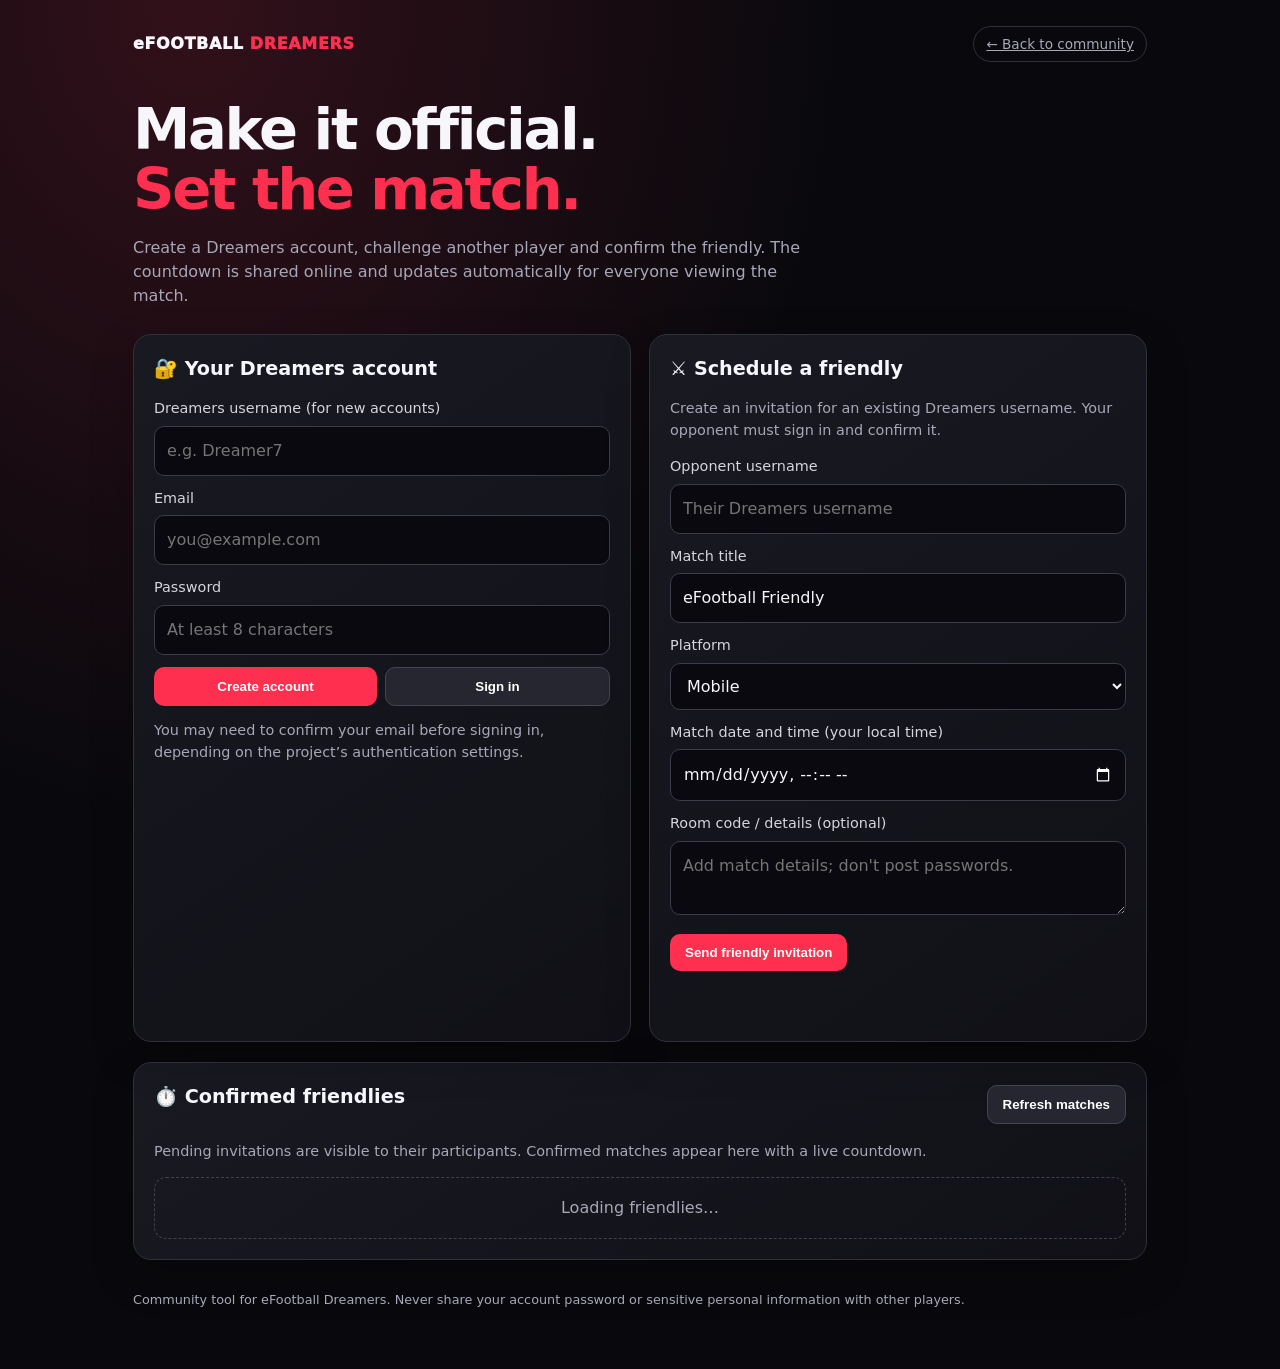
<file: accounts.html>
<!doctype html>
<html lang="en">
<head>
<meta charset="utf-8"><meta name="viewport" content="width=device-width,initial-scale=1">
<meta name="description" content="Create your eFootball Dreamers account, schedule confirmed friendlies and track match countdowns.">
<meta name="theme-color" content="#09090d">
<title>Dreamers Accounts & Friendlies</title>
<style>
:root{color-scheme:dark;--bg:#09090d;--panel:#14141c;--line:#30303c;--red:#ff304f;--muted:#a7a7b8;--white:#f6f6fb;--green:#50e3a4}*{box-sizing:border-box}body{margin:0;background:radial-gradient(ellipse at 15% 0%,#32101a 0,transparent 42%),var(--bg);color:var(--white);font:16px/1.5 system-ui,-apple-system,Segoe UI,sans-serif}main{max-width:1050px;margin:auto;padding:26px 18px 60px}.top{display:flex;justify-content:space-between;align-items:center;gap:12px;flex-wrap:wrap}.brand{font-weight:950;letter-spacing:.04em}.brand span{color:var(--red)}a{color:#ff7c90}.pill{border:1px solid var(--line);border-radius:999px;padding:7px 12px;color:var(--muted);font-size:.85rem}h1{font-size:clamp(2rem,5vw,3.6rem);line-height:1.04;margin:38px 0 12px;letter-spacing:-.04em}h1 span{color:var(--red)}.intro{color:var(--muted);max-width:680px}.grid{display:grid;grid-template-columns:repeat(auto-fit,minmax(min(100%,300px),1fr));gap:18px;margin-top:26px}.card{background:linear-gradient(145deg,#191922,#101016);border:1px solid var(--line);border-radius:18px;padding:20px;box-shadow:0 16px 45px #0003}h2{margin:0 0 14px;font-size:1.2rem}label{display:block;font-size:.9rem;color:#d5d5df;margin:12px 0 6px}input,select,textarea{width:100%;background:#09090f;color:var(--white);border:1px solid #3b3b49;border-radius:10px;padding:12px;font:inherit}button{border:0;border-radius:10px;background:var(--red);color:white;padding:11px 15px;font-weight:800;cursor:pointer;margin-top:12px}button.secondary{background:#262630;border:1px solid #454552}button:disabled{opacity:.5;cursor:not-allowed}.row{display:flex;gap:8px;flex-wrap:wrap}.row button{flex:1}.status{min-height:1.5em;color:#ff9aaa;font-size:.9rem}.muted{color:var(--muted);font-size:.9rem}.friendly{border:1px solid var(--line);border-radius:14px;padding:16px;margin-top:12px;background:#0d0d13}.friendly h3{margin:8px 0;font-size:1.05rem}.tags{display:flex;gap:7px;flex-wrap:wrap}.tag{font-size:.76rem;border-radius:999px;padding:4px 9px;background:#282832;color:#ddd}.tag.confirmed{background:#123a2c;color:#72f1b6}.tag.pending{background:#493317;color:#ffd08a}.count{font:800 1.15rem ui-monospace,monospace;color:#ff7188;margin:12px 0}.empty{border:1px dashed #41414c;border-radius:12px;padding:18px;color:var(--muted);text-align:center;margin-top:12px}.hidden{display:none!important}footer{margin-top:30px;color:var(--muted);font-size:.8rem}.back{display:inline-block;margin-top:16px}
</style>
</head>
<body><main>
<header class="top"><div class="brand">eFOOTBALL <span>DREAMERS</span></div><a class="pill" href="./index.html">← Back to community</a></header>
<h1>Make it official.<br><span>Set the match.</span></h1>
<p class="intro">Create a Dreamers account, challenge another player and confirm the friendly. The countdown is shared online and updates automatically for everyone viewing the match.</p>
<div class="grid">
<section class="card" id="auth-card"><h2>🔐 Your Dreamers account</h2>
<div id="signed-out"><form id="auth-form"><label for="username">Dreamers username (for new accounts)</label><input id="username" autocomplete="username" maxlength="24" placeholder="e.g. Dreamer7"><label for="email">Email</label><input id="email" type="email" autocomplete="email" required placeholder="you@example.com"><label for="password">Password</label><input id="password" type="password" autocomplete="current-password" minlength="8" required placeholder="At least 8 characters"><div class="row"><button type="button" id="signup">Create account</button><button type="submit" class="secondary">Sign in</button></div></form><p class="muted">You may need to confirm your email before signing in, depending on the project’s authentication settings.</p></div>
<div id="signed-in" class="hidden"><p>Signed in as <strong id="me"></strong></p><button class="secondary" id="signout">Sign out</button></div><p class="status" id="auth-status" role="status"></p>
</section>
<section class="card"><h2>⚔️ Schedule a friendly</h2><p class="muted">Create an invitation for an existing Dreamers username. Your opponent must sign in and confirm it.</p>
<form id="friendly-form"><label for="opponent">Opponent username</label><input id="opponent" required placeholder="Their Dreamers username"><label for="title">Match title</label><input id="title" required maxlength="80" value="eFootball Friendly"><label for="platform">Platform</label><select id="platform"><option>Mobile</option><option>PlayStation</option><option>Xbox</option><option>PC</option></select><label for="scheduled">Match date and time (your local time)</label><input id="scheduled" type="datetime-local" required><label for="details">Room code / details (optional)</label><textarea id="details" rows="2" maxlength="240" placeholder="Add match details; don't post passwords."></textarea><button type="submit">Send friendly invitation</button></form><p class="status" id="friendly-status" role="status"></p></section>
</div>
<section class="card" style="margin-top:20px"><div class="top"><h2>⏱️ Confirmed friendlies</h2><button class="secondary" id="refresh" style="margin:0">Refresh matches</button></div><p class="muted">Pending invitations are visible to their participants. Confirmed matches appear here with a live countdown.</p><div id="friendly-list"><div class="empty">Loading friendlies…</div></div></section>
<footer>Community tool for eFootball Dreamers. Never share your account password or sensitive personal information with other players.</footer>
</main>
<script type="module">
import { createClient } from 'https://esm.sh/@supabase/supabase-js@2.57.0';
const SUPABASE_URL='https://nvmcgiwdkdlfoethwetr.supabase.co';
const SUPABASE_PUBLISHABLE_KEY='sb_publishable_nRxxHhlAcCweiDK1ZPxcaw_sP2AT8ko';
const supabase=createClient(SUPABASE_URL,SUPABASE_PUBLISHABLE_KEY);
const $=id=>document.getElementById(id);
let currentUser=null,profile=null,rows=[],tick=null;
const esc=s=>String(s??'').replace(/[&<>"']/g,c=>({'&':'&amp;','<':'&lt;','>':'&gt;','"':'&quot;',"'":'&#39;'}[c]));
function msg(id,text){$(id).textContent=text||''}
function localIso(value){return new Date(value).toLocaleString([], {dateStyle:'medium',timeStyle:'short'})}
function countdown(row){if(row.status!=='confirmed')return row.status==='pending'?'Waiting for opponent confirmation':row.status==='cancelled'?'Cancelled':'Finished';const diff=new Date(row.scheduled_at).getTime()-Date.now();if(diff<=-90*60*1000)return '✅ FINISHED';if(diff<=0)return '🔴 LIVE NOW';const d=Math.floor(diff/86400000),h=Math.floor(diff%86400000/3600000),m=Math.floor(diff%3600000/60000),s=Math.floor(diff%60000/1000);return 'STARTS IN '+(d?d+'d ':'')+[h,m,s].map(n=>String(n).padStart(2,'0')).join(':')}
function showAuth(){const yes=!!currentUser;$('signed-in').classList.toggle('hidden',!yes);$('signed-out').classList.toggle('hidden',yes);$('me').textContent=profile?.username||currentUser?.email||'Dreamer';$('friendly-form').querySelectorAll('input,select,textarea,button').forEach(el=>el.disabled=!yes)}
async function loadProfile(user){const {data,error}=await supabase.from('profiles').select('id,username').eq('id',user.id).maybeSingle();if(error)throw error;if(!data)throw new Error('Your profile is still being created. Refresh in a moment.');profile=data}
async function refreshSession(){const {data,error}=await supabase.auth.getSession();if(error)throw error;currentUser=data.session?.user||null;if(currentUser)await loadProfile(currentUser);else profile=null;showAuth();await loadFriendlies()}
async function signUp(){const email=$('email').value.trim(),password=$('password').value,username=$('username').value.trim();if(!email||password.length<8){msg('auth-status','Enter a valid email and password of at least 8 characters.');return}if(!username||!/^[a-zA-Z0-9_]{3,24}$/.test(username)){msg('auth-status','Choose a username with 3–24 letters, numbers or underscores.');return}msg('auth-status','Creating account…');const {data,error}=await supabase.auth.signUp({email,password,options:{data:{username},emailRedirectTo:'https://gudmannakwekwe-pixel.github.io/efootball-dreamers/accounts.html'}});if(error){msg('auth-status',error.message);return}if(data.session){currentUser=data.user;try{await loadProfile(currentUser);showAuth();msg('auth-status','Account created. Welcome to Dreamers!');await loadFriendlies()}catch(e){msg('auth-status',e.message)}}else msg('auth-status','Sign-up started. Check your email for a confirmation link, then sign in.')}
async function signIn(event){event.preventDefault();msg('auth-status','Signing in…');const {data,error}=await supabase.auth.signInWithPassword({email:$('email').value.trim(),password:$('password').value});if(error){msg('auth-status',error.message);return}currentUser=data.user;try{await loadProfile(currentUser);showAuth();msg('auth-status','You are signed in.');await loadFriendlies()}catch(e){msg('auth-status',e.message)}}
async function signOut(){const {error}=await supabase.auth.signOut();if(error){msg('auth-status',error.message);return}currentUser=null;profile=null;showAuth();msg('auth-status','Signed out.');await loadFriendlies()}
async function schedule(event){event.preventDefault();if(!currentUser){msg('friendly-status','Sign in first.');return}const opponentName=$('opponent').value.trim();if(opponentName.toLowerCase()===profile.username.toLowerCase()){msg('friendly-status','Choose another player as your opponent.');return}const {data:opponent,error:lookupError}=await supabase.from('profiles').select('id,username').ilike('username',opponentName).maybeSingle();if(lookupError){msg('friendly-status',lookupError.message);return}if(!opponent){msg('friendly-status','No Dreamers account found with that username. Ask them to create an account first.');return}const date=new Date($('scheduled').value);if(!Number.isFinite(date.getTime())||date.getTime()<Date.now()-60000){msg('friendly-status','Choose a future date and time.');return}const {error}=await supabase.from('friendlies').insert({created_by:currentUser.id,opponent_id:opponent.id,opponent_name:opponent.username,title:$('title').value.trim(),platform:$('platform').value,scheduled_at:date.toISOString(),details:$('details').value.trim(),status:'pending'});if(error){msg('friendly-status',error.message);return}msg('friendly-status','Invitation sent to @'+opponent.username+'. They can sign in to confirm it.');$('friendly-form').reset();$('title').value='eFootball Friendly';await loadFriendlies()}
async function changeStatus(id,status){const row=rows.find(r=>r.id===id);if(!row||!currentUser)return;if(status==='confirmed'&&row.opponent_id!==currentUser.id){msg('friendly-status','Only the invited opponent can confirm this friendly.');return}if(status==='cancelled'&&row.created_by!==currentUser.id&&row.opponent_id!==currentUser.id){msg('friendly-status','Only participants can cancel this friendly.');return}const {error}=await supabase.from('friendlies').update({status}).eq('id',id);if(error){msg('friendly-status',error.message);return}msg('friendly-status',status==='confirmed'?'Friendly confirmed! The countdown is live.':'Friendly cancelled.');await loadFriendlies()}
async function loadFriendlies(){const {data,error}=await supabase.from('friendlies').select('*').order('scheduled_at',{ascending:true}).limit(100);if(error){$('friendly-list').innerHTML='<div class="empty">Could not load friendlies. '+esc(error.message)+'</div>';return}rows=data||[];const ids=[...new Set(rows.flatMap(r=>[r.created_by,r.opponent_id]).filter(Boolean))];let profiles={};if(ids.length){const p=await supabase.from('profiles').select('id,username').in('id',ids);if(!p.error)for(const item of p.data||[])profiles[item.id]=item.username}render(profiles)}
function render(profiles={}){const host=$('friendly-list');if(!rows.length){host.innerHTML='<div class="empty">No friendlies yet. Sign in and invite another Dreamer to start the first match.</div>';return}host.innerHTML=rows.map(r=>{const isParticipant=currentUser&&(r.created_by===currentUser.id||r.opponent_id===currentUser.id);if(r.status!=='confirmed'&&!isParticipant)return '';const creator=profiles[r.created_by]||'Dreamer',opponent=profiles[r.opponent_id]||r.opponent_name||'opponent';let actions='';if(currentUser&&r.status==='pending'&&r.opponent_id===currentUser.id)actions+='<button data-action="confirm" data-id="'+esc(r.id)+'">Confirm match</button>';if(currentUser&&isParticipant&&['pending','confirmed'].includes(r.status))actions+='<button class="secondary" data-action="cancel" data-id="'+esc(r.id)+'">Cancel</button>';return '<article class="friendly"><div class="tags"><span class="tag '+(r.status==='confirmed'?'confirmed':r.status==='pending'?'pending':'')+'">'+esc(r.status.toUpperCase())+'</span><span class="tag">'+esc(r.platform)+'</span></div><h3>'+esc(r.title)+'</h3><p>@'+esc(creator)+' 🆚 @'+esc(opponent)+'</p><p class="muted">🗓️ '+esc(localIso(r.scheduled_at))+'</p>'+(r.details?'<p>'+esc(r.details)+'</p>':'')+(r.status==='confirmed'?'<div class="count" data-count="'+esc(r.id)+'">'+esc(countdown(r))+'</div>':'<p class="muted">'+esc(countdown(r))+'</p>')+(actions?'<div class="row">'+actions+'</div>':'')+'</article>'}).join('')||'<div class="empty">No visible friendlies. Confirmed matches appear here.</div>';host.querySelectorAll('button[data-action]').forEach(b=>b.addEventListener('click',()=>changeStatus(b.dataset.id,b.dataset.action==='confirm'?'confirmed':'cancelled')))}
function updateTimers(){document.querySelectorAll('[data-count]').forEach(el=>{const row=rows.find(r=>r.id===el.dataset.count);if(row)el.textContent=countdown(row)})}
$('signup').addEventListener('click',signUp);$('auth-form').addEventListener('submit',signIn);$('signout').addEventListener('click',signOut);$('friendly-form').addEventListener('submit',schedule);$('refresh').addEventListener('click',loadFriendlies);
supabase.auth.onAuthStateChange(()=>{setTimeout(()=>refreshSession().catch(e=>msg('auth-status',e.message)),0)});
showAuth();refreshSession().catch(e=>{msg('auth-status',e.message);$('friendly-list').innerHTML='<div class="empty">Could not connect to Dreamers right now.</div>'});tick=setInterval(updateTimers,1000);
</script>
</body></html>
</file>
